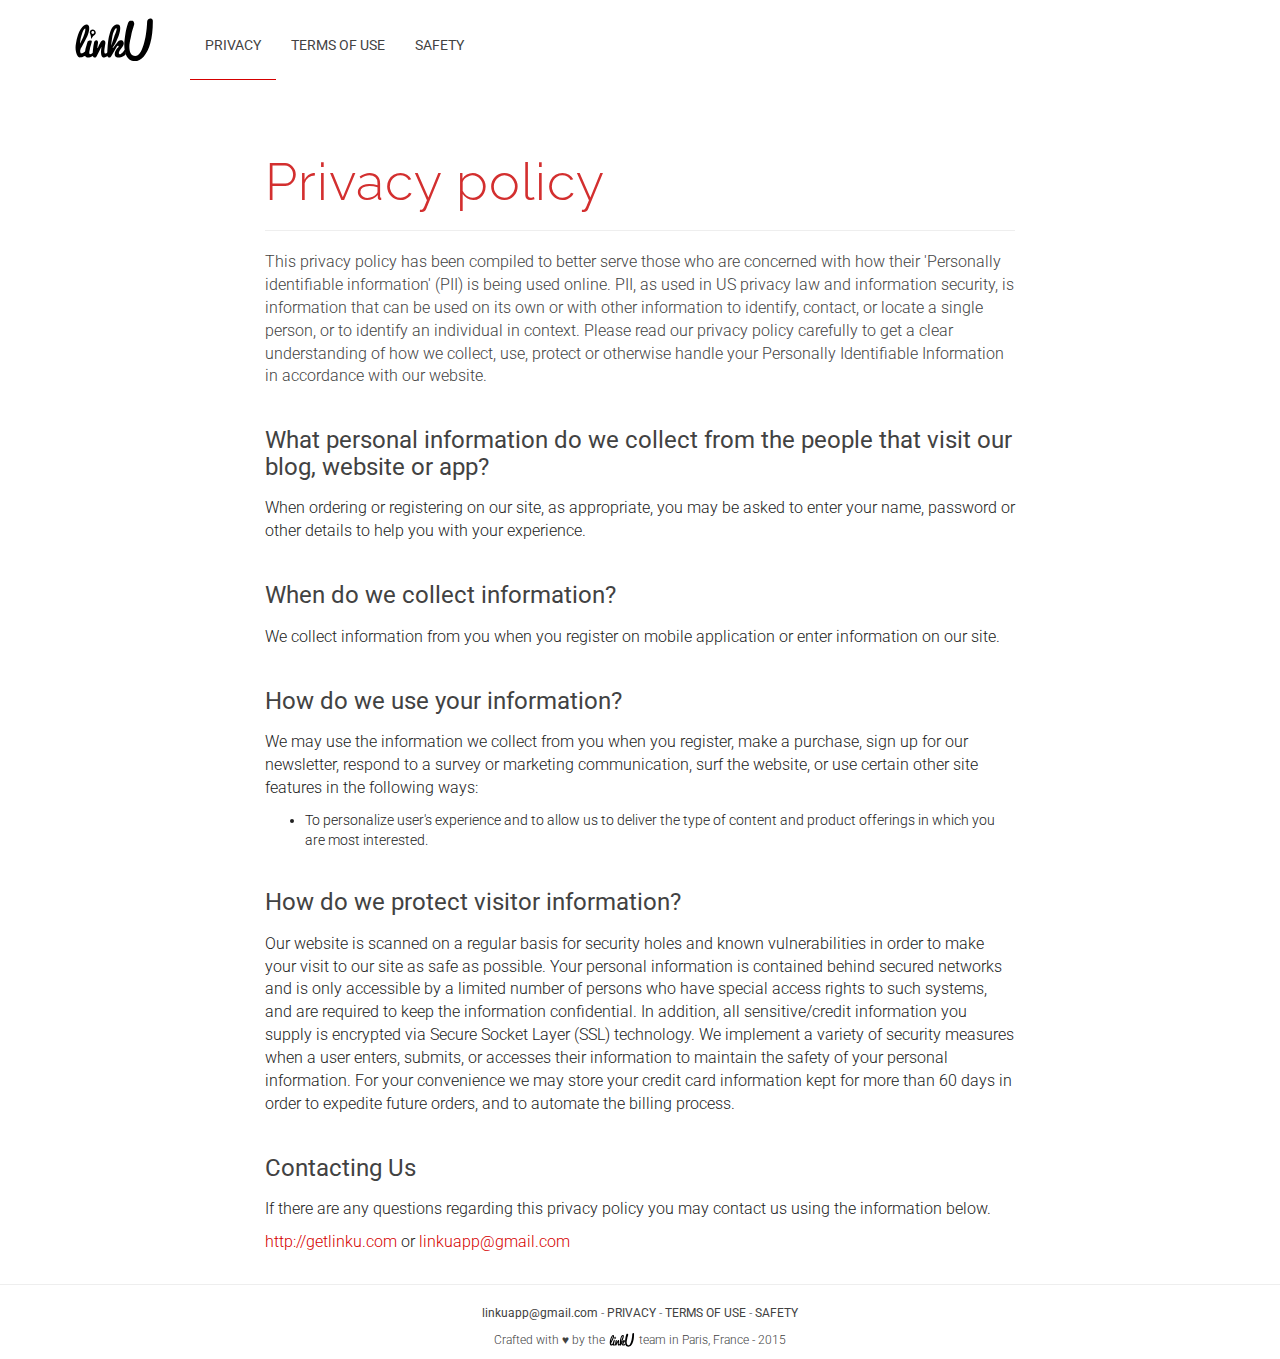
<file: privacy.html>
<!DOCTYPE html>
<html lang="en">
	<head>
		<meta charset="utf-8">
		<meta http-equiv="X-UA-Compatible" content="IE=edge">
		<meta name="viewport" content="width=device-width, initial-scale=1.0">
		<meta name="description" content="Linku - privacy terms of the mobile application">
		<meta name="author" content="LinkU">
		<link rel="apple-touch-icon" sizes="57x57" href="favicon/apple-icon-57x57.png">
		<link rel="apple-touch-icon" sizes="60x60" href="favicon/apple-icon-60x60.png">
		<link rel="apple-touch-icon" sizes="72x72" href="favicon/apple-icon-72x72.png">
		<link rel="apple-touch-icon" sizes="76x76" href="favicon/apple-icon-76x76.png">
		<link rel="apple-touch-icon" sizes="114x114" href="favicon/apple-icon-114x114.png">
		<link rel="apple-touch-icon" sizes="120x120" href="favicon/apple-icon-120x120.png">
		<link rel="apple-touch-icon" sizes="144x144" href="favicon/apple-icon-144x144.png">
		<link rel="apple-touch-icon" sizes="152x152" href="favicon/apple-icon-152x152.png">
		<link rel="apple-touch-icon" sizes="180x180" href="favicon/apple-icon-180x180.png">
		<link rel="icon" type="image/png" sizes="192x192"  href="favicon/android-icon-192x192.png">
		<link rel="icon" type="image/png" sizes="32x32" href="favicon/favicon-32x32.png">
		<link rel="icon" type="image/png" sizes="96x96" href="favicon/favicon-96x96.png">
		<link rel="icon" type="image/png" sizes="16x16" href="/favicon-16x16.png">
		<link rel="manifest" href="favicon/manifest.json">
		<meta name="msapplication-TileColor" content="#ffffff">
		<meta name="msapplication-TileImage" content="favicon/ms-icon-144x144.png">
		<meta name="theme-color" content="#ffffff">

		<title>LinkU - Privacy</title>

		<!-- Grid core CSS -->
		<link rel="stylesheet" href="assets/css/bootstrap.css" />

		<!-- Custom LinkU stylesheet -->
		<link href="assets/css/style.css" rel="stylesheet">

		<!--Fonts from Google Fonts-->
		<link href='http://fonts.googleapis.com/css?family=Raleway:500,300,700' rel='stylesheet' type='text/css'>
		<link href='http://fonts.googleapis.com/css?family=Roboto:700,400,200' rel='stylesheet' type='text/css'>

		<style> [data-sr] { visibility: hidden; } </style>

		<!-- HTML5 shim and Respond.js IE8 support of HTML5 elements and media queries -->
	    <!--[if lt IE 9]>
	      <script src="https://oss.maxcdn.com/libs/html5shiv/3.7.0/html5shiv.js"></script>
	      <script src="https://oss.maxcdn.com/libs/respond.js/1.3.0/respond.min.js"></script>
	    <![endif]-->
	    <script>
		  (function(i,s,o,g,r,a,m){i['GoogleAnalyticsObject']=r;i[r]=i[r]||function(){
		  (i[r].q=i[r].q||[]).push(arguments)},i[r].l=1*new Date();a=s.createElement(o),
		  m=s.getElementsByTagName(o)[0];a.async=1;a.src=g;m.parentNode.insertBefore(a,m)
		  })(window,document,'script','//www.google-analytics.com/analytics.js','ga');

		  ga('create', 'UA-62278038-1', 'auto');
		  ga('send', 'pageview');

		</script>
	</head>
	<body>
		<header class="navbar navbar-static-top bs-docs-nav" id="top" role="banner">
			<div class="container">
				<div class="navbar-header">
					<a href="index.html" class="navbar-brand">
						<!-- <img class="navbar-home navbar-back" alt="LinkU homepage" src="assets/img/svg/left.svg" /> -->
						<img class="navbar-home navbar-logo" alt="LinkU homepage" src="assets/img/svg/linku-logo-black.svg" />
					</a>
				</div>
				<nav>
			      <ul class="nav navbar-nav">
			        <li class="active">
			          <a href="">Privacy</a>
			        </li>
			        <li>
			          <a href="terms-of-use.html">Terms of use</a>
			        </li>
			        <li>
			          <a href="safety.html">Safety</a>
			        </li>
			      </ul>
			    </nav>
			</div>
		</header>

		<div id="terms-row" class="container">
			<div class="row">
				<div class="col-md-8 col-md-offset-2 col-xs-10 col-xs-offset-1">
					<h1>Privacy policy</h1>
					<hr />
					<p class="intro">
						This privacy policy has been compiled to better serve those who are concerned with how their 'Personally identifiable information' (PII) is being used online. PII, as used in US privacy law and information security, is information that can be used on its own or with other information to identify, contact, or locate a single person, or to identify an individual in context. Please read our privacy policy carefully to get a clear understanding of how we collect, use, protect or otherwise handle your Personally Identifiable Information in accordance with our website.
					</p>
					<h3>
						What personal information do we collect from the people that visit our blog, website or app?
					</h3>
					<p>	
						When ordering or registering on our site, as appropriate, you may be asked to enter your name, password or other details to help you with your experience.	
					</p>
					<h3>	
						When do we collect information?
					</h3>
					<p>	
						We collect information from you when you register on mobile application or enter information on our site.
					</p>
					<h3>
						How do we use your information?
					</h3>
					<p>	
						We may use the information we collect from you when you register, make a purchase, sign up for our newsletter, respond to a survey or marketing communication, surf the website, or use certain other site features in the following ways:
						<ul>
							<li>
						      To personalize user's experience and to allow us to deliver the type of content and product offerings in which you are most interested.
						  </li>
						</ul>
					</p>
					<h3>
						How do we protect visitor information?
					</h3>
					<p>	
						Our website is scanned on a regular basis for security holes and known vulnerabilities in order to make your visit to our site as safe as possible.

						Your personal information is contained behind secured networks and is only accessible by a limited number of persons who have special access rights to such systems, and are required to keep the information confidential. In addition, all sensitive/credit information you supply is encrypted via Secure Socket Layer (SSL) technology.

						We implement a variety of security measures when a user enters, submits, or accesses their information to maintain the safety of your personal information.

						For your convenience we may store your credit card information kept for more than 60 days in order to expedite future orders, and to automate the billing process.

					</p>
					<h3>
						Contacting Us
					</h3>
					<p>
						If there are any questions regarding this privacy policy you may contact us using the information below.
					</p>
					<p>
						<a href="http://getlinku.com" alt="LinkU website">http://getlinku.com</a> or <a href="mailto:linkuapp@gmail.com">linkuapp@gmail.com</a>
					</p>
				</div>
			</div>
		</div>

		<hr />
		<p class="centered-text credits">
			<a href="mailto:linkuapp@gmail.com">linkuapp@gmail.com</a> - <a href="privacy.html">PRIVACY</a> - <a href="terms-of-use.html">TERMS OF USE</a> - <a href="safety.html">SAFETY</a>
		</p>
		<p class="centered-text credits">
			Crafted with ♥ by the <img class="p-logo" src="assets/img/svg/linku-logo-black.svg" /> team in Paris, France -  2015 
		</p>

		<script src="assets/js/jquery.js"></script>
		<script src='assets/js/scrollReveal.js'></script>
		<script>
		window.sr = new scrollReveal();
		</script>
	</body>
</html>
</file>
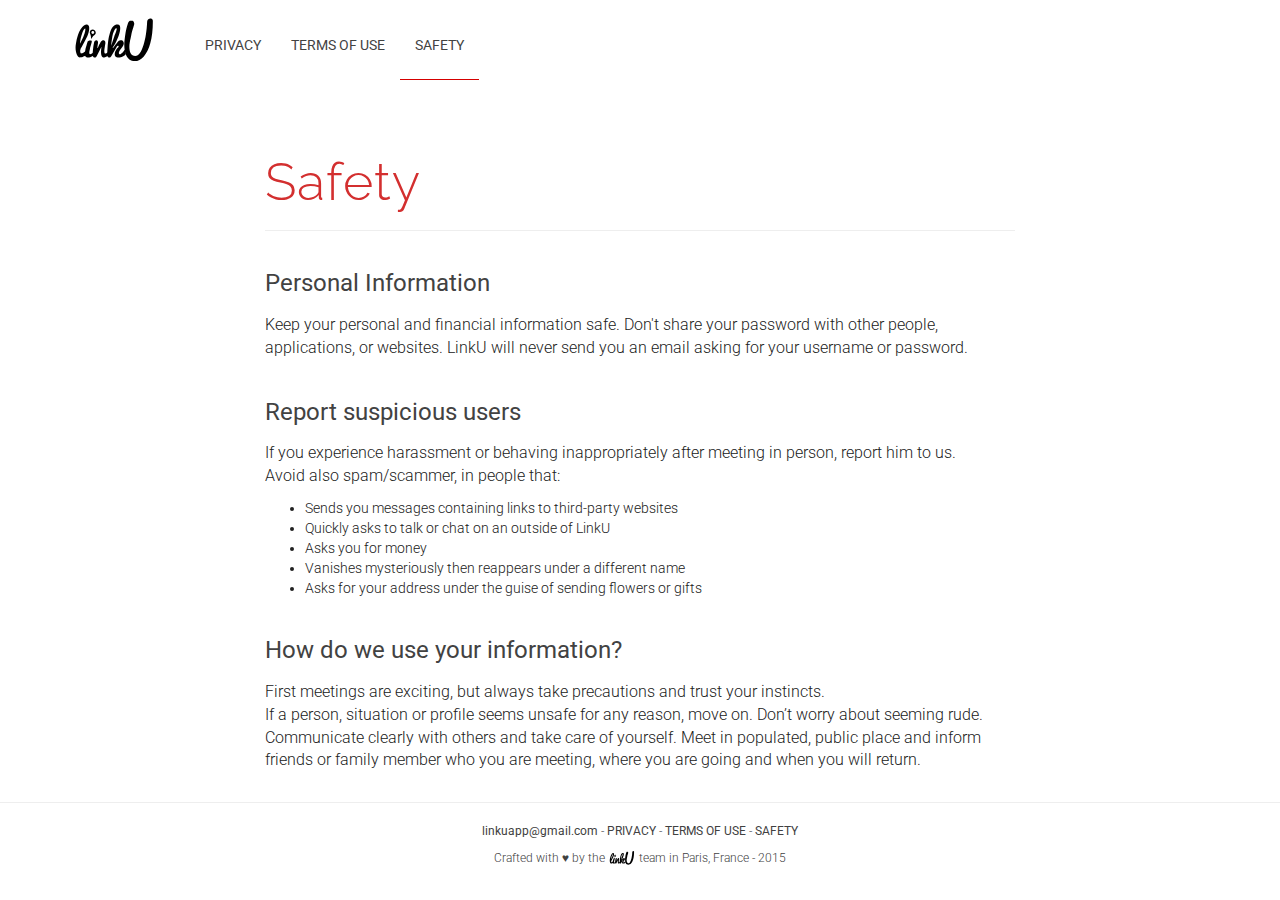
<file: safety.html>
<!DOCTYPE html>
<html lang="en">
	<head>
		<meta charset="utf-8">
		<meta http-equiv="X-UA-Compatible" content="IE=edge">
		<meta name="viewport" content="width=device-width, initial-scale=1.0">
		<meta name="description" content="Linku - security issues regarding the service">
		<meta name="author" content="LinkU">
		<link rel="apple-touch-icon" sizes="57x57" href="favicon/apple-icon-57x57.png">
		<link rel="apple-touch-icon" sizes="60x60" href="favicon/apple-icon-60x60.png">
		<link rel="apple-touch-icon" sizes="72x72" href="favicon/apple-icon-72x72.png">
		<link rel="apple-touch-icon" sizes="76x76" href="favicon/apple-icon-76x76.png">
		<link rel="apple-touch-icon" sizes="114x114" href="favicon/apple-icon-114x114.png">
		<link rel="apple-touch-icon" sizes="120x120" href="favicon/apple-icon-120x120.png">
		<link rel="apple-touch-icon" sizes="144x144" href="favicon/apple-icon-144x144.png">
		<link rel="apple-touch-icon" sizes="152x152" href="favicon/apple-icon-152x152.png">
		<link rel="apple-touch-icon" sizes="180x180" href="favicon/apple-icon-180x180.png">
		<link rel="icon" type="image/png" sizes="192x192"  href="favicon/android-icon-192x192.png">
		<link rel="icon" type="image/png" sizes="32x32" href="favicon/favicon-32x32.png">
		<link rel="icon" type="image/png" sizes="96x96" href="favicon/favicon-96x96.png">
		<link rel="icon" type="image/png" sizes="16x16" href="/favicon-16x16.png">
		<link rel="manifest" href="favicon/manifest.json">
		<meta name="msapplication-TileColor" content="#ffffff">
		<meta name="msapplication-TileImage" content="favicon/ms-icon-144x144.png">
		<meta name="theme-color" content="#ffffff">

		<title>LinkU - Security</title>

		<!-- Grid core CSS -->
		<link rel="stylesheet" href="assets/css/bootstrap.css" />

		<!-- Custom LinkU stylesheet -->
		<link href="assets/css/style.css" rel="stylesheet">

		<!--Fonts from Google Fonts-->
		<link href='http://fonts.googleapis.com/css?family=Raleway:500,300,700' rel='stylesheet' type='text/css'>
		<link href='http://fonts.googleapis.com/css?family=Roboto:700,400,200' rel='stylesheet' type='text/css'>

		<style> [data-sr] { visibility: hidden; } </style>

		<!-- HTML5 shim and Respond.js IE8 support of HTML5 elements and media queries -->
	    <!--[if lt IE 9]>
	      <script src="https://oss.maxcdn.com/libs/html5shiv/3.7.0/html5shiv.js"></script>
	      <script src="https://oss.maxcdn.com/libs/respond.js/1.3.0/respond.min.js"></script>
	    <![endif]-->
	    <script>
		  (function(i,s,o,g,r,a,m){i['GoogleAnalyticsObject']=r;i[r]=i[r]||function(){
		  (i[r].q=i[r].q||[]).push(arguments)},i[r].l=1*new Date();a=s.createElement(o),
		  m=s.getElementsByTagName(o)[0];a.async=1;a.src=g;m.parentNode.insertBefore(a,m)
		  })(window,document,'script','//www.google-analytics.com/analytics.js','ga');

		  ga('create', 'UA-62278038-1', 'auto');
		  ga('send', 'pageview');

		</script>
	</head>
	<body>
		<header class="navbar navbar-static-top bs-docs-nav" id="top" role="banner">
			<div class="container">
				<div class="navbar-header">
					<a href="index.html" class="navbar-brand">
						<!-- <img class="navbar-home navbar-back" alt="LinkU homepage" src="assets/img/svg/left.svg" /> -->
						<img class="navbar-home navbar-logo" alt="LinkU homepage" src="assets/img/svg/linku-logo-black.svg" />
					</a>
				</div>
				<nav>
			      <ul class="nav navbar-nav">
			        <li>
			          <a href="privacy.html">Privacy</a>
			        </li>
			        <li>
			          <a href="terms-of-use.html">Terms of use</a>
			        </li>
			        <li class="active">
			          <a href="">Safety</a>
			        </li>
			      </ul>
			    </nav>
			</div>
		</header>

		<div id="terms-row" class="container">
			<div class="row">
				<div class="col-md-8 col-md-offset-2 col-xs-10 col-xs-offset-1">
					<h1>Safety</h1>
					<hr />
					<h3>
						Personal Information
					</h3>
					<p>	
						Keep your personal and financial information safe. Don't share your password with other people, applications, or websites. LinkU will never send you an email asking for your username or password.
					</p>
					<h3>	
						Report suspicious users
					</h3>
					<p>	
						If you experience harassment or behaving inappropriately after meeting in person, report him to us. 
						<br />
						Avoid also spam/scammer, in people that:
						<ul>
							<li>Sends you messages containing links to third-party websites</li>
							<li>Quickly asks to talk or chat on an outside of LinkU</li>
							<li>Asks you for money</li>
							<li>Vanishes mysteriously then reappears under a different name</li>
							<li>Asks for your address under the guise of sending flowers or gifts</li>
						</ul>
					</p>
					<h3>
						How do we use your information?
					</h3>
					<p>	
						First meetings are exciting, but always take precautions and trust your instincts.
						<br />
						If a person, situation or profile seems unsafe for any reason, move on. Don’t worry about seeming rude. Communicate clearly with others and take care of yourself.
						Meet in populated, public place and inform friends or family member who you are meeting, where you are going and when you will return.
					</p>
				</div>
			</div>
		</div>

		<hr />
		<p class="centered-text credits">
			<a href="mailto:linkuapp@gmail.com">linkuapp@gmail.com</a> - <a href="privacy.html">PRIVACY</a> - <a href="terms-of-use.html">TERMS OF USE</a> - <a href="safety.html">SAFETY</a>
		</p>
		<p class="centered-text credits">
			Crafted with ♥ by the <img class="p-logo" src="assets/img/svg/linku-logo-black.svg" /> team in Paris, France -  2015 
		</p>

		<script src="assets/js/jquery.js"></script>
		<script src='assets/js/scrollReveal.js'></script>
		<script>
		window.sr = new scrollReveal();
		</script>
	</body>
</html>
</file>
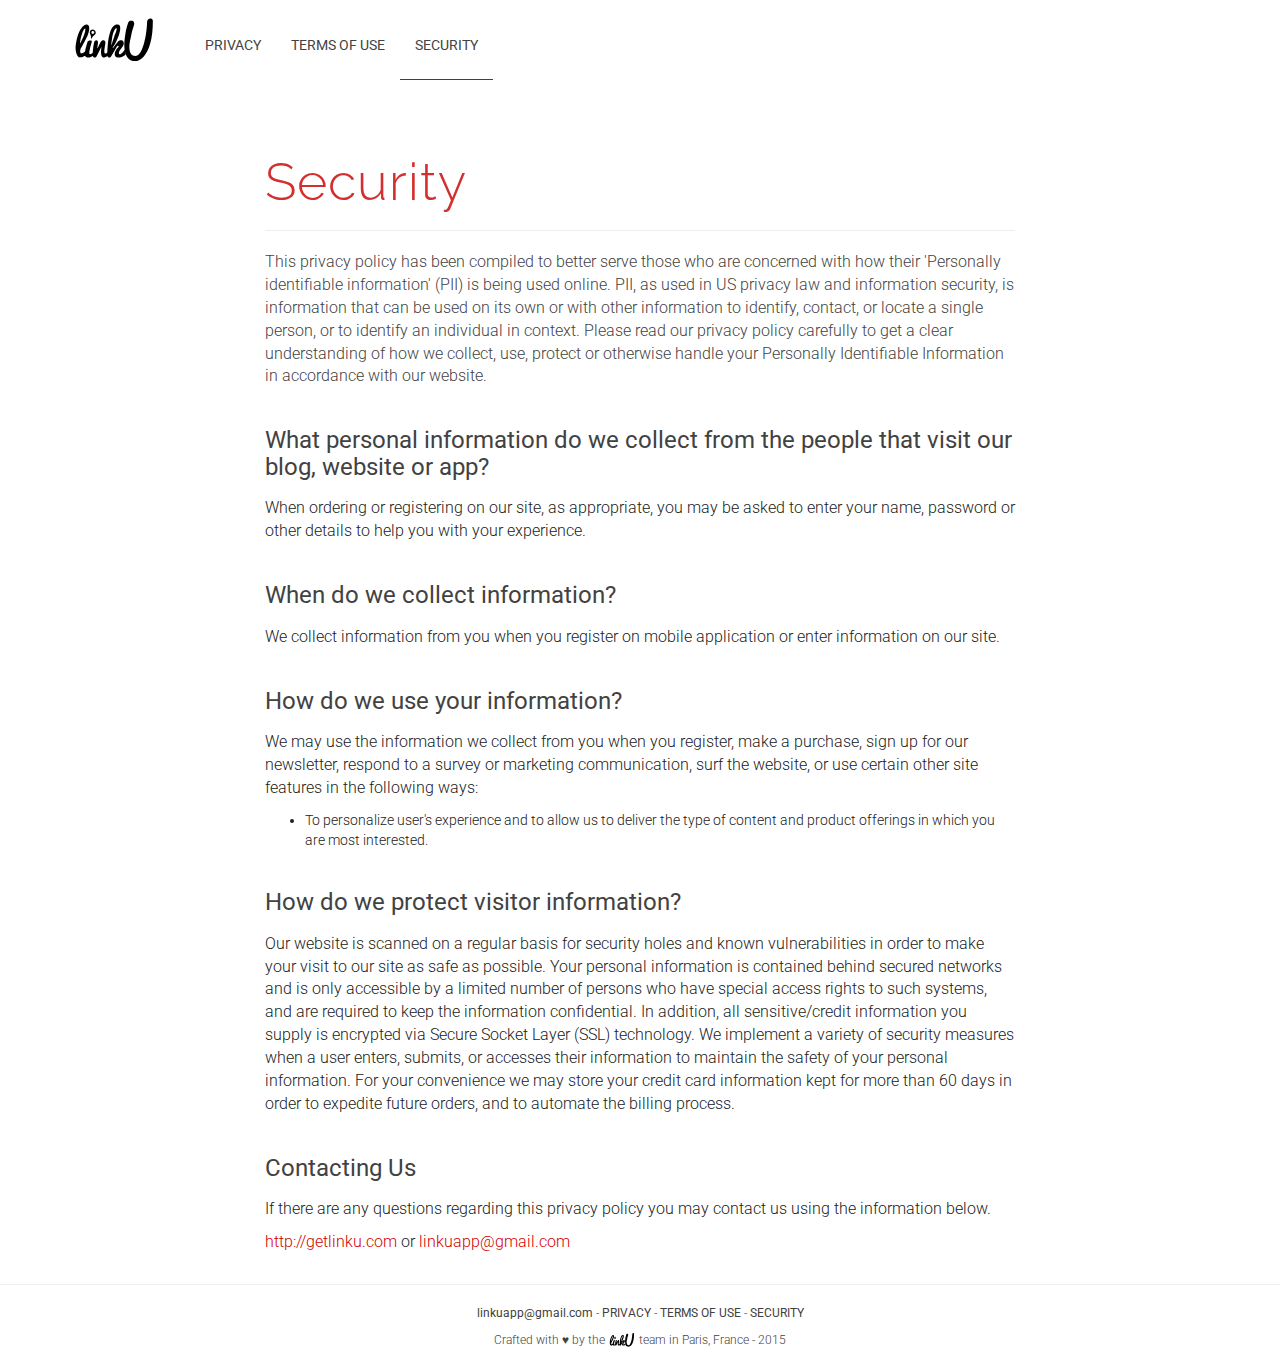
<file: security.html>
<!DOCTYPE html>
<html lang="en">
	<head>
		<meta charset="utf-8">
		<meta http-equiv="X-UA-Compatible" content="IE=edge">
		<meta name="viewport" content="width=device-width, initial-scale=1.0">
		<meta name="description" content="Linku - security issues regarding the service">
		<meta name="author" content="LinkU">
		<link rel="apple-touch-icon" sizes="57x57" href="favicon/apple-icon-57x57.png">
		<link rel="apple-touch-icon" sizes="60x60" href="favicon/apple-icon-60x60.png">
		<link rel="apple-touch-icon" sizes="72x72" href="favicon/apple-icon-72x72.png">
		<link rel="apple-touch-icon" sizes="76x76" href="favicon/apple-icon-76x76.png">
		<link rel="apple-touch-icon" sizes="114x114" href="favicon/apple-icon-114x114.png">
		<link rel="apple-touch-icon" sizes="120x120" href="favicon/apple-icon-120x120.png">
		<link rel="apple-touch-icon" sizes="144x144" href="favicon/apple-icon-144x144.png">
		<link rel="apple-touch-icon" sizes="152x152" href="favicon/apple-icon-152x152.png">
		<link rel="apple-touch-icon" sizes="180x180" href="favicon/apple-icon-180x180.png">
		<link rel="icon" type="image/png" sizes="192x192"  href="favicon/android-icon-192x192.png">
		<link rel="icon" type="image/png" sizes="32x32" href="favicon/favicon-32x32.png">
		<link rel="icon" type="image/png" sizes="96x96" href="favicon/favicon-96x96.png">
		<link rel="icon" type="image/png" sizes="16x16" href="/favicon-16x16.png">
		<link rel="manifest" href="favicon/manifest.json">
		<meta name="msapplication-TileColor" content="#ffffff">
		<meta name="msapplication-TileImage" content="favicon/ms-icon-144x144.png">
		<meta name="theme-color" content="#ffffff">

		<title>LinkU - Security</title>

		<!-- Grid core CSS -->
		<link rel="stylesheet" href="assets/css/bootstrap.css" />

		<!-- Custom LinkU stylesheet -->
		<link href="assets/css/style.css" rel="stylesheet">

		<!--Fonts from Google Fonts-->
		<link href='http://fonts.googleapis.com/css?family=Raleway:500,300,700' rel='stylesheet' type='text/css'>
		<link href='http://fonts.googleapis.com/css?family=Roboto:700,400,200' rel='stylesheet' type='text/css'>

		<style> [data-sr] { visibility: hidden; } </style>

		<!-- HTML5 shim and Respond.js IE8 support of HTML5 elements and media queries -->
	    <!--[if lt IE 9]>
	      <script src="https://oss.maxcdn.com/libs/html5shiv/3.7.0/html5shiv.js"></script>
	      <script src="https://oss.maxcdn.com/libs/respond.js/1.3.0/respond.min.js"></script>
	    <![endif]-->
	</head>
	<body>
		<header class="navbar navbar-static-top bs-docs-nav" id="top" role="banner">
			<div class="container">
				<div class="navbar-header">
					<a href="index.html" class="navbar-brand">
						<!-- <img class="navbar-home navbar-back" alt="LinkU homepage" src="assets/img/svg/left.svg" /> -->
						<img class="navbar-home navbar-logo" alt="LinkU homepage" src="assets/img/svg/linku-logo-black.svg" />
					</a>
				</div>
				<nav>
			      <ul class="nav navbar-nav">
			        <li>
			          <a href="privacy.html">Privacy</a>
			        </li>
			        <li>
			          <a href="terms-of-use.html">Terms of use</a>
			        </li>
			        <li class="active">
			          <a href="">Security</a>
			        </li>
			      </ul>
			    </nav>
			</div>
		</header>

		<div id="terms-row" class="container">
			<div class="row">
				<div class="col-md-8 col-md-offset-2 col-xs-10 col-xs-offset-1">
					<h1>Security</h1>
					<hr />
					<p class="intro">
						This privacy policy has been compiled to better serve those who are concerned with how their 'Personally identifiable information' (PII) is being used online. PII, as used in US privacy law and information security, is information that can be used on its own or with other information to identify, contact, or locate a single person, or to identify an individual in context. Please read our privacy policy carefully to get a clear understanding of how we collect, use, protect or otherwise handle your Personally Identifiable Information in accordance with our website.
					</p>
					<h3>
						What personal information do we collect from the people that visit our blog, website or app?
					</h3>
					<p>	
						When ordering or registering on our site, as appropriate, you may be asked to enter your name, password or other details to help you with your experience.	
					</p>
					<h3>	
						When do we collect information?
					</h3>
					<p>	
						We collect information from you when you register on mobile application or enter information on our site.
					</p>
					<h3>
						How do we use your information?
					</h3>
					<p>	
						We may use the information we collect from you when you register, make a purchase, sign up for our newsletter, respond to a survey or marketing communication, surf the website, or use certain other site features in the following ways:
						<ul>
							<li>
						      To personalize user's experience and to allow us to deliver the type of content and product offerings in which you are most interested.
						  </li>
						</ul>
					</p>
					<h3>
						How do we protect visitor information?
					</h3>
					<p>	
						Our website is scanned on a regular basis for security holes and known vulnerabilities in order to make your visit to our site as safe as possible.

						Your personal information is contained behind secured networks and is only accessible by a limited number of persons who have special access rights to such systems, and are required to keep the information confidential. In addition, all sensitive/credit information you supply is encrypted via Secure Socket Layer (SSL) technology.

						We implement a variety of security measures when a user enters, submits, or accesses their information to maintain the safety of your personal information.

						For your convenience we may store your credit card information kept for more than 60 days in order to expedite future orders, and to automate the billing process.

					</p>
					<h3>
						Contacting Us
					</h3>
					<p>
						If there are any questions regarding this privacy policy you may contact us using the information below.
					</p>
					<p>
						<a href="http://getlinku.com" alt="LinkU website">http://getlinku.com</a> or <a href="mailto:linkuapp@gmail.com">linkuapp@gmail.com</a>
					</p>
				</div>
			</div>
		</div>

		<hr />
		<p class="centered-text credits">
			<a href="mailto:linkuapp@gmail.com">linkuapp@gmail.com</a> - <a href="privacy.html">PRIVACY</a> - <a href="terms-of-use.html">TERMS OF USE</a> - <a href="security.html">SECURITY</a>
		</p>
		<p class="centered-text credits">
			Crafted with ♥ by the <img class="p-logo" src="assets/img/svg/linku-logo-black.svg" /> team in Paris, France -  2015 
		</p>

		<script src="assets/js/jquery.js"></script>
		<script src='assets/js/scrollReveal.js'></script>
		<script>
		window.sr = new scrollReveal();
		</script>
	</body>
</html>
</file>
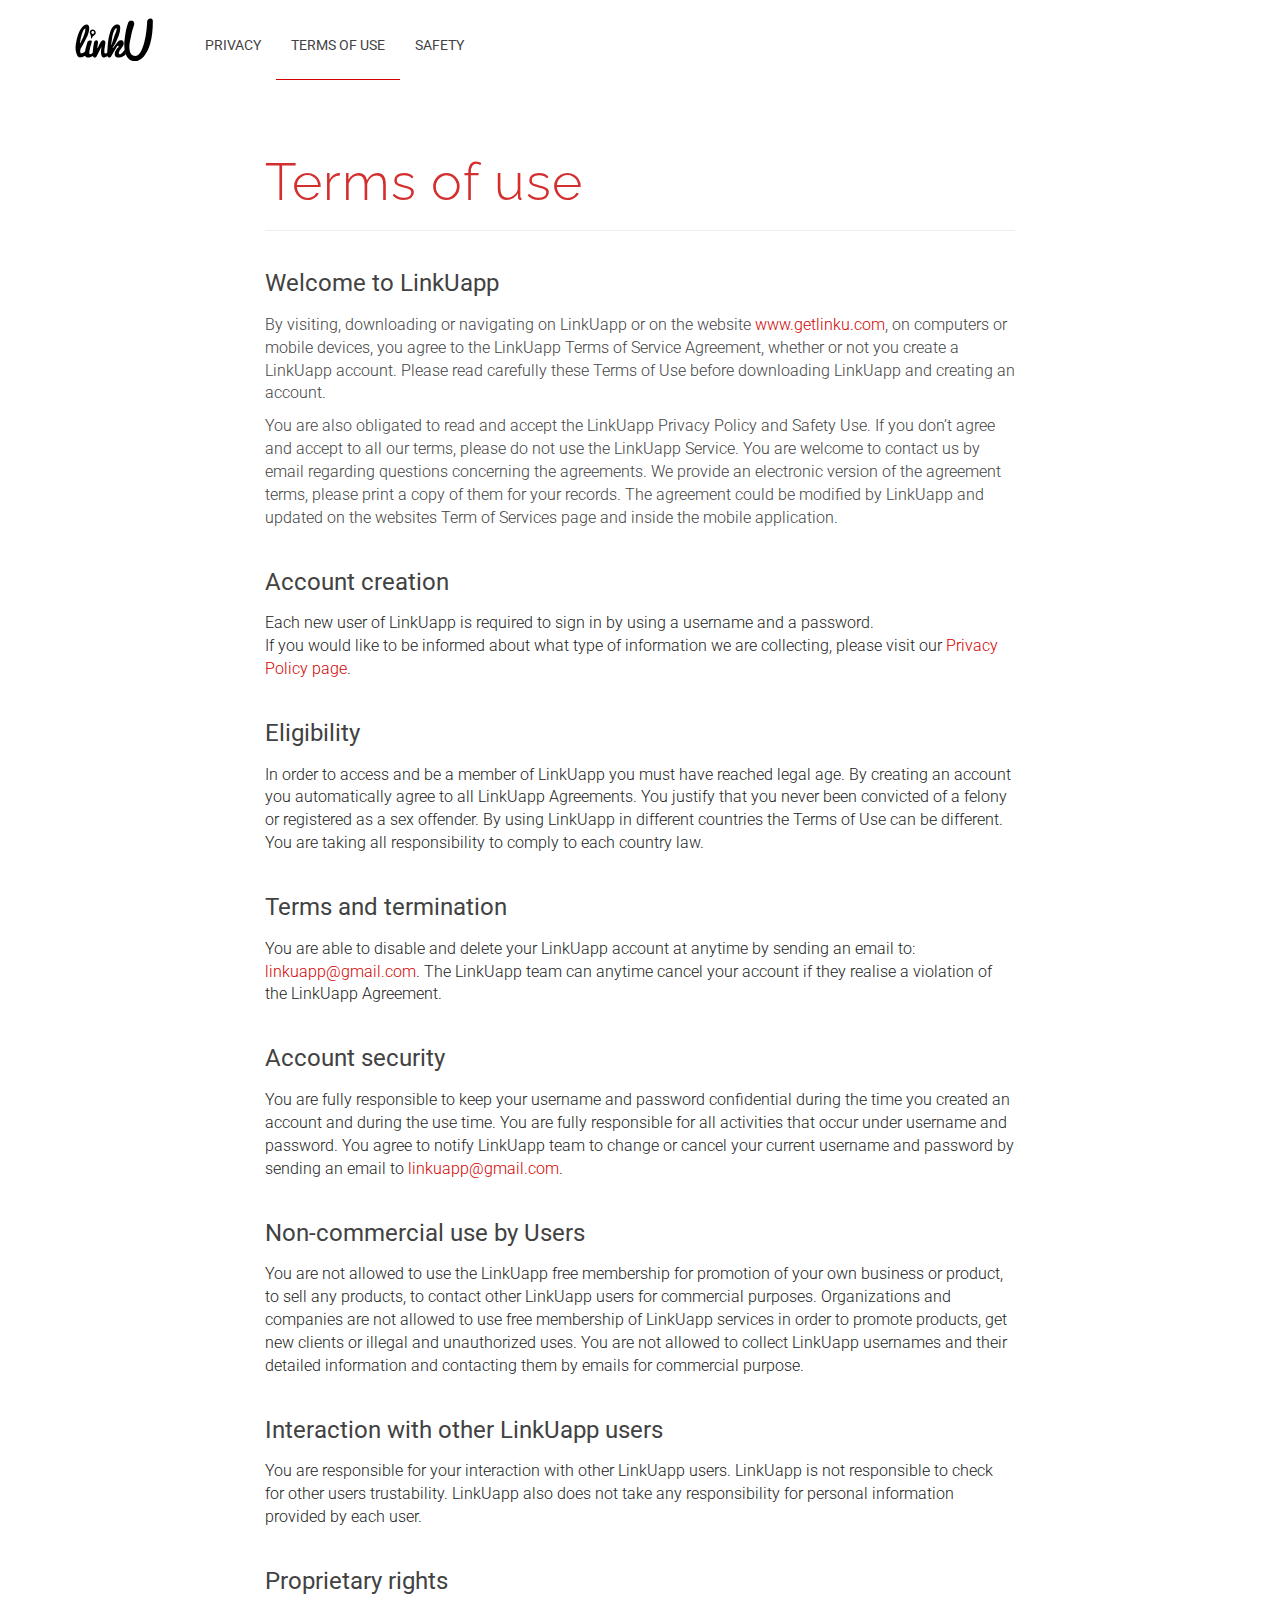
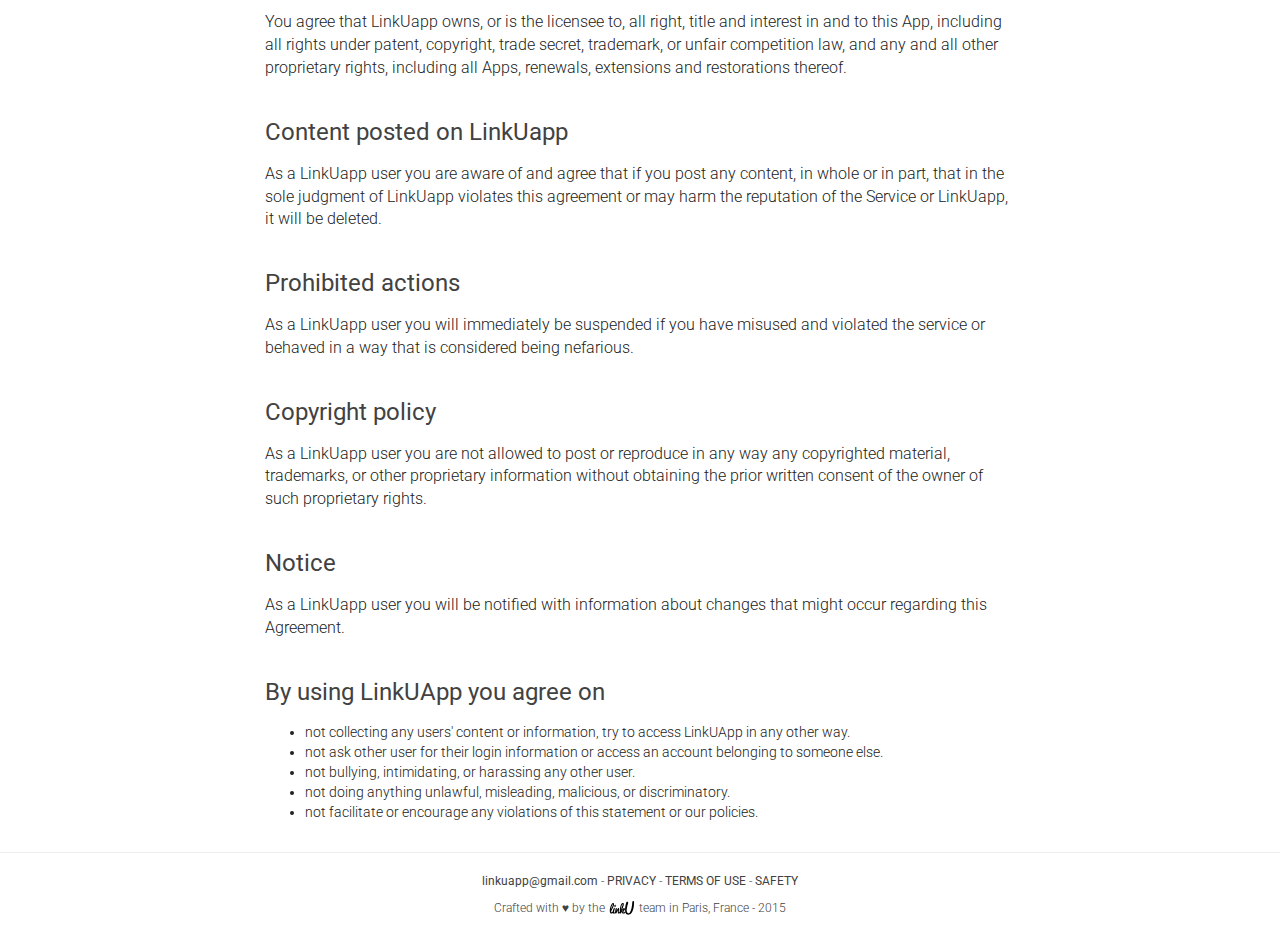
<file: terms-of-use.html>
<!DOCTYPE html>
<html lang="en">
	<head>
		<meta charset="utf-8">
		<meta http-equiv="X-UA-Compatible" content="IE=edge">
		<meta name="viewport" content="width=device-width, initial-scale=1.0">
		<meta name="description" content="Linku - terms of use of the mobile application">
		<meta name="author" content="LinkU">
		<link rel="apple-touch-icon" sizes="57x57" href="favicon/apple-icon-57x57.png">
		<link rel="apple-touch-icon" sizes="60x60" href="favicon/apple-icon-60x60.png">
		<link rel="apple-touch-icon" sizes="72x72" href="favicon/apple-icon-72x72.png">
		<link rel="apple-touch-icon" sizes="76x76" href="favicon/apple-icon-76x76.png">
		<link rel="apple-touch-icon" sizes="114x114" href="favicon/apple-icon-114x114.png">
		<link rel="apple-touch-icon" sizes="120x120" href="favicon/apple-icon-120x120.png">
		<link rel="apple-touch-icon" sizes="144x144" href="favicon/apple-icon-144x144.png">
		<link rel="apple-touch-icon" sizes="152x152" href="favicon/apple-icon-152x152.png">
		<link rel="apple-touch-icon" sizes="180x180" href="favicon/apple-icon-180x180.png">
		<link rel="icon" type="image/png" sizes="192x192"  href="favicon/android-icon-192x192.png">
		<link rel="icon" type="image/png" sizes="32x32" href="favicon/favicon-32x32.png">
		<link rel="icon" type="image/png" sizes="96x96" href="favicon/favicon-96x96.png">
		<link rel="icon" type="image/png" sizes="16x16" href="/favicon-16x16.png">
		<link rel="manifest" href="favicon/manifest.json">
		<meta name="msapplication-TileColor" content="#ffffff">
		<meta name="msapplication-TileImage" content="favicon/ms-icon-144x144.png">
		<meta name="theme-color" content="#ffffff">

		<title>LinkU - Terms of use</title>

		<!-- Grid core CSS -->
		<link rel="stylesheet" href="assets/css/bootstrap.css" />

		<!-- Custom LinkU stylesheet -->
		<link href="assets/css/style.css" rel="stylesheet">

		<!--Fonts from Google Fonts-->
		<link href='http://fonts.googleapis.com/css?family=Raleway:500,300,700' rel='stylesheet' type='text/css'>
		<link href='http://fonts.googleapis.com/css?family=Roboto:700,400,200' rel='stylesheet' type='text/css'>

		<style> [data-sr] { visibility: hidden; } </style>

		<!-- HTML5 shim and Respond.js IE8 support of HTML5 elements and media queries -->
	    <!--[if lt IE 9]>
	      <script src="https://oss.maxcdn.com/libs/html5shiv/3.7.0/html5shiv.js"></script>
	      <script src="https://oss.maxcdn.com/libs/respond.js/1.3.0/respond.min.js"></script>
	    <![endif]-->
	    <script>
		  (function(i,s,o,g,r,a,m){i['GoogleAnalyticsObject']=r;i[r]=i[r]||function(){
		  (i[r].q=i[r].q||[]).push(arguments)},i[r].l=1*new Date();a=s.createElement(o),
		  m=s.getElementsByTagName(o)[0];a.async=1;a.src=g;m.parentNode.insertBefore(a,m)
		  })(window,document,'script','//www.google-analytics.com/analytics.js','ga');

		  ga('create', 'UA-62278038-1', 'auto');
		  ga('send', 'pageview');

		</script>
	</head>
	<body>
		<header class="navbar navbar-static-top bs-docs-nav" id="top" role="banner">
			<div class="container">
				<div class="navbar-header">
					<a href="index.html" class="navbar-brand">
						<!-- <img class="navbar-home navbar-back" alt="LinkU homepage" src="assets/img/svg/left.svg" /> -->
						<img class="navbar-home navbar-logo" alt="LinkU homepage" src="assets/img/svg/linku-logo-black.svg" />
					</a>
				</div>
				<nav>
			      <ul class="nav navbar-nav">
			        <li>
			          <a href="privacy.html">Privacy</a>
			        </li>
			        <li class="active">
			          <a href="">Terms of use</a>
			        </li>
			        <li>
			          <a href="safety.html">Safety</a>
			        </li>
			      </ul>
			    </nav>
			</div>
		</header>

		<div id="terms-row" class="container">
			<div class="row">
				<div class="col-md-8 col-md-offset-2 col-xs-10 col-xs-offset-1">
					<h1>Terms of use</h1>
					<hr />
					<h3>
						Welcome to LinkUapp
					</h3>
					<p class="intro">
						By visiting, downloading or navigating on LinkUapp or on the website <a href="www.getlinku.com">www.getlinku.com</a>, on computers or mobile devices, you agree to the LinkUapp Terms of Service Agreement, whether or not you create a LinkUapp account. Please read carefully these Terms of Use before downloading LinkUapp and creating an account.
					</p>
					<p class="intro">
						You are also obligated to read and accept the LinkUapp Privacy Policy and Safety Use. If you don’t agree and accept to all our terms, please do not use the LinkUapp Service. You are welcome to contact us by email regarding questions concerning the agreements. We provide an electronic version of the agreement terms, please print a copy of them for your records. The agreement could be modified by LinkUapp and updated on the websites Term of Services page and inside the mobile application.
					</p>
					<h3>
						Account creation
					</h3>
					<p>	
						Each new user of LinkUapp is required to sign in by using a username and a password.
						<br />
						If you would like to be informed about what type of information we are collecting, please visit our <a href="privacy.html">Privacy Policy page</a>.	
					</p>
					<h3>	
						Eligibility
					</h3>
					<p>	
						In order to access and be a member of LinkUapp you must have reached legal age. By creating an account you automatically agree to all LinkUapp Agreements. You justify that you never been convicted of a felony or registered as a sex offender. By using LinkUapp in different countries the Terms of Use can be different. You are taking all responsibility to comply to each country law.
					</p>
					<h3>
						Terms and termination
					</h3>
					<p>	
						You are able to disable and delete your LinkUapp account at anytime by sending an email to: <a href="mailto:linkuapp@gmail.com">linkuapp@gmail.com</a>. The LinkUapp team can anytime cancel your account if they realise a violation of the LinkUapp Agreement.
					</p>
					<h3>
						Account security
					</h3>
					<p>	
						You are fully responsible to keep your username and password confidential during the time you created an account and during the use time. You are fully responsible for all activities that occur under username and password. You agree to notify LinkUapp team to change or cancel your current username and password by sending an email to <a href="mailto:linkuapp@gmail.com">linkuapp@gmail.com</a>.

					</p>
					<h3>
						Non-commercial use by Users
					</h3>
					<p>
						You are not allowed to use the LinkUapp free membership for promotion of your own business or product, to sell any products, to contact other LinkUapp users for commercial purposes.  Organizations and companies are not allowed to use free membership of LinkUapp services in order to promote products, get new clients or illegal and unauthorized uses. You are not allowed to collect LinkUapp usernames and their detailed information and contacting them by emails for commercial purpose.
					</p>
					<h3>
						Interaction with other LinkUapp users
					</h3>
					<p>
						You are responsible for your interaction with other LinkUapp users. LinkUapp is not responsible to check for other users trustability. LinkUapp also does not take any responsibility for personal information provided by each user.
					</p>
					<h3>
						Proprietary rights
					</h3>
					<p>
						You agree that LinkUapp owns, or is the licensee to, all right, title and interest in and to this App, including all rights under patent, copyright, trade secret, trademark, or unfair competition law, and any and all other proprietary rights, including all Apps, renewals, extensions and restorations thereof. 
					</p>
					<h3>
						Content posted on LinkUapp
					</h3>
					<p>
						As a LinkUapp user you are aware of and agree that if you post any content, in whole or in part, that in the sole judgment of LinkUapp violates this agreement or may harm the reputation of the Service or LinkUapp, it will be deleted. 
					</p>
					<h3>
						Prohibited actions
					</h3>
					<p>
						As a LinkUapp user you will immediately be suspended if you have misused and violated the service or behaved in a way that is considered being nefarious. 
					</p>
					<h3>
						Copyright policy
					</h3>
					<p>
						As a LinkUapp user you are not allowed to post or reproduce in any way any copyrighted material, trademarks, or other proprietary information without obtaining the prior written consent of the owner of such proprietary rights.
					</p>
					<h3>
						Notice
					</h3>
					<p>
						As a LinkUapp user you will be notified with information about changes that might occur  regarding this Agreement.
					</p>
					<h3>
						By using LinkUApp you agree on
					</h3>
					<p>
						<ul>
							<li>
								not collecting any users' content or information, try to access LinkUApp in any other way.
							</li>
							<li>
								not ask other user for their login information or access an account belonging to someone else.
							</li> 
							<li>
								not bullying, intimidating, or harassing any other user. 
							</li>
							<li>
								not doing anything unlawful, misleading, malicious, or discriminatory. 
							</li>
							<li>
								not facilitate or encourage any violations of this statement or our policies.
							</li>
					</p>
				</div>
			</div>
		</div>

		<hr />
		<p class="centered-text credits">
			<a href="mailto:linkuapp@gmail.com">linkuapp@gmail.com</a> - <a href="privacy.html">PRIVACY</a> - <a href="terms-of-use.html">TERMS OF USE</a> - <a href="safety.html">SAFETY</a>
		</p>
		<p class="centered-text credits">
			Crafted with ♥ by the <img class="p-logo" src="assets/img/svg/linku-logo-black.svg" /> team in Paris, France -  2015 
		</p>

		<script src="assets/js/jquery.js"></script>
		<script src='assets/js/scrollReveal.js'></script>
		<script>
		window.sr = new scrollReveal();
		</script>
	</body>
</html>
</file>
<file: assets/css/style.css>
/*
*	LinkU css theme file:
*	overrides some styles from assets/css/main.css
*	Author: Leonardo Lanzinger
*	Colors:
*	primary red: #F44336;
*	secondary red: #D32F2F;
*	accent red: #D50000;
*  	accent amber: #FFC107;
*  	black: #212121;
*	secondary text: #525252;
*/

/********************************************************
 text 
 ********************************************************/

body {
	margin: 0;
	background-color: #fff;
	color: #212121;
	font-weight: 300;
	font-family: 'Roboto', sans-serif;
}

h1 {
	font-family: 'Raleway', sans-serif;
}

h2, h3, h4, h5, h6 {
	font-family: 'Roboto', sans-serif;
	color: #212121;
}

a {
	color: #D50000;
}

a:hover {
	color: #D32F2F;
}

p {
	font-weight: 300;
	font-family: 'Roboto', sans-serif;
	font-size: 16px;
}

.dark-row, .dark-row h1, .dark-row h2, .dark-row h3, .dark-row h4, .dark-row h5, .dark-row h6{
	color: #ffffff;
}

h1 {
	font-weight: 300;
	letter-spacing: 1px;
	font-size: 50px;
	margin-top: 10px;
}

@media (max-width: 768px) {
	h1 {
		font-size: 34px;
	}	
}

h1.tagline {
	font-size: 35px;
}

h3.tagline {
	font-weight: 300;
	margin-top: 10px;
}

.centered-text {
	text-align: center;
}

.prototype-row p {
	font-size: 20px;
	font-weight: 300;
}

#business-row h3 {
	font-weight: 300;
	font-size: 25px;
	color: rgba(255,255,255,0.8);
}

#business-row h4 {
	font-weight: 300;
	font-size: 16px;
	color: rgba(255,255,255,0.8);
	line-height: 24px;
}

#business-row h4 a {
	color: #FFC107;
}

#business-row hr {
	opacity: 0.1;
}

#beta-test-call h4 {
	font-size: 24px;
	font-weight: 300;
}

.credits {
	font-size: 12px;
	color: #414141;
}

.credits .p-logo {
	height: 16px;
}

.credits a {
	font-weight: 400;
	color: inherit;
}

#terms-row h1 {
	margin-top: 1em;
	font-size: 52px;
	color: #D32F2F;
}

@media (max-width: 768px) {
	#terms-row h1 {
		font-size: 40px;
	}
}

#terms-row p.intro {
	color: #424242;
}

#terms-row h3 {
	color: #424242;
	font-weight: 400;
	padding-top: .8em;
	padding-bottom: .3em;
}

/********************************************************
 metrics 
 ********************************************************/

#header-row {
	background-image: url('../img/background-top.png');
	background-size: contain;
	background-repeat: no-repeat;
	background-position: bottom;
	padding-top: 140px;
}

@media (max-width: 1200px) {
	#header-row {
		background-image: url('../img/background-top.png');
		min-height: 650px;
	}
}

@media (max-width: 768px) {
	#header-row {
		min-height: 650px;
		background-image: url('../img/background-top-small.png');
	}
}

#header-row h1.padded-bottom {
	padding-bottom: 10px;
}

#features-row.container .padded-top-bottom {
	padding: 80px 0 40px 0;
}

#features-row.container .padded-bottom {
	padding: 0 0 120px 0;
}

.prototype-row .container .padded-top-bottom {
	padding: 120px 0;
}

.prototype-row h1 {
	padding-bottom: 40px;
}

@media (min-width: 768px) {
	.prototype-row h1 {
		padding-top: 80px;
	}	
}

#business-row .container .padded-top {
	padding: 180px 0 0 0;
}

#beta-test-call.container .padded-top {
	padding: 80px 0 0 0;
}

#beta-test-call.container .padded-top-bottom {
	padding: 80px 0 80px 0;
}

#beta-test-call h4.padded-bottom {
	padding-bottom: 20px;
}

.no-overflow {
	overflow: hidden;
}

.centered {
	display: block;
	margin-left: auto;
	margin-right: auto;
}

nav {
	padding-left: 120px;
}

nav ul {
	height: 80px;
}

nav ul li {
	height: 80px;
}

nav ul li.active {
	border-bottom: 1px solid #D50000;
}

nav ul li a {
	font-weight: 400;
	height: 80px;
	margin-top: 20px;
	text-transform: uppercase;
	color: #424242;
}

.nav > li > a:hover {
	background-color: inherit;
}

@media (max-width: 768px) {
	.nav > li {
		float: left;
	}

	nav {
		padding-left: inherit;
	}
}

/********************************************************
 images 
 ********************************************************/

#header-row .logo-hedge {
	width: 400px;
}

@media (max-width: 768px) {
	#header-row .logo-hedge {
		width: 280px;
	}
}

#header-row .screenshot-big {
	width: 340px;
}

#header-row .screenshot-md {
	width: 240px;
}

#header-row .screenshot-sm {
	width: 240px;
}

#features-row .logo-hedge {
	max-width: 340px;
	width: 100%;
	margin-top: 20px;
}

.prototype-row .screenshot {
	width: 300px;
}
.centered-img {
	margin-right: auto;
	margin-left: auto;
	display: block;
}

.right-img {
	margin-right: 0;
	margin-left: auto;
	display: block;
}

@media (min-width: 992px) {
	.prototype-row .right-img {
		margin-right: 80px;
	}
}

@media (min-width: 992px) {
	#second-prototype-row .screenshot {
		margin-left: 80px;
	}
}

.p-logo {
	display: inline-block;
	height: 24px;
	vertical-align: top;
}

@media (max-width: 768px) {
	#second-prototype-row .screenshot {
		margin-left: -240px;
	}
}

#business-row.business-bg {
	background: 
    linear-gradient(
      rgba(0, 0, 0, 0.5),
      rgba(0, 0, 0, 0.5)
    ),
    url('../img/business-background.jpg');
 	background-size: cover;
 	height: 100vh;
 	min-height: 750px;
}

#business-row .h3-logo {
	display: inline-block;
	height: 32px;
	vertical-align: bottom;
}

#beta-test-call .h4-logo {
	display: inline-text;
	vertical-align: bottom;
	height: 32px;
}

.navbar-home {
	position: relative;
	float: left;
	display: block;
	vertical-align: bottom;
	height: 50px;
}

.navbar-logo {
	height: 50px;
}

/******************************************************** 
 header background: category icons 
 ********************************************************/

.header-background-md {
	position: absolute;
	z-index: 0;
	top: 120px;
	right: 25%;
	width: 240px;
}

.header-background-sm {
	position: absolute;
	z-index: 0;
	top: 120px;
	right: 8%;
	width: 240px;
}

/********************************************************
 colors 
 ********************************************************/

.bg-primary-red {
	background-color: #F44336;
}

.bg-secondary-red {
	background-color: #D32F2F;
}

.bg-accent-red {
	background-color: #D50000;
}

.bg-accent-amber {
	background-color: #FFC107;	
}

.dark-row {
	box-shadow: 0 1px 4px rgba(0, 0, 0, .6);
}

/********************************************************
 buttons
 ********************************************************/

.material-button {
	border-radius: 2px;
	text-transform: uppercase;
	font-size: 15px;
	line-height: 26px;
	font-family: 'Roboto', sans-serif;
	box-shadow: 0 1px 4px rgba(0, 0, 0, .6);
	border: none;
}

.material-button:hover {
	background-color: #FFB300;
}

.material-button:active {
	background-color: #FFA000;
}
</file>
